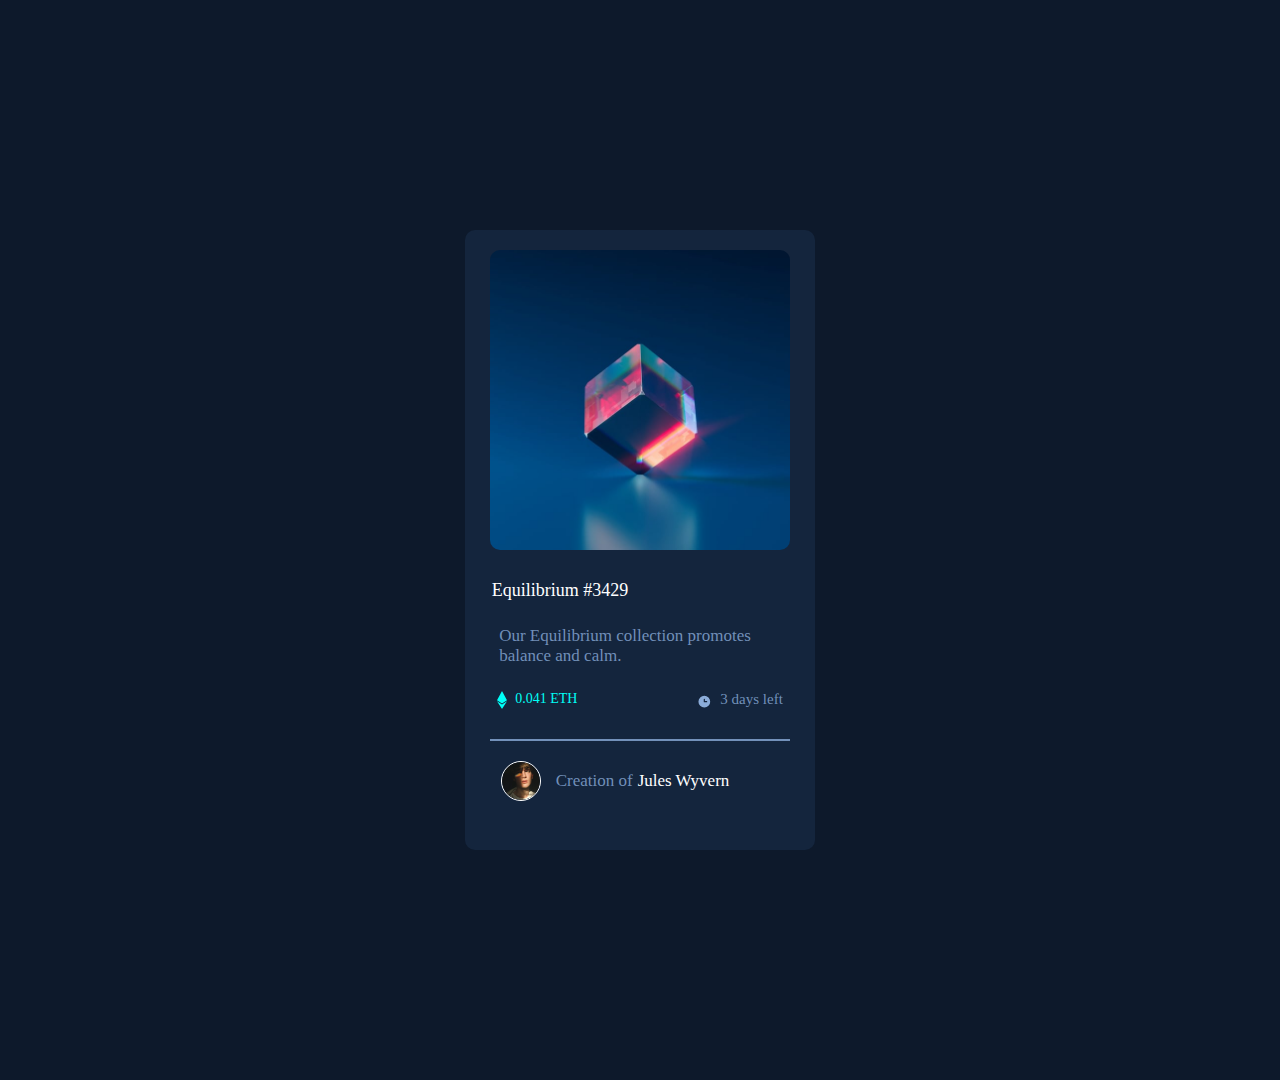
<file: index.html>
<!DOCTYPE html>
<html lang="en">
<head>
    <meta charset="UTF-8">
    <meta name="viewport" content="width=device-width, initial-scale=1.0">
    <title>Document</title>
    <link rel="stylesheet" href="preview-card.css">
</head>
<body>
    <div class="container">
        <img src="./images/image-equilibrium.jpg" class="image">
        <div class="equ">Equilibrium #3429</div>
        <div class="text">Our Equilibrium collection promotes <br>balance and calm. </div>
        <div class="form">
            <div class="first"><img src='./images/icon-ethereum.svg' alt ='' class='icon1'><div class='eth'>0.041 ETH</div></div>
            <div class='last'><img src='./images/icon-clock.svg' alt ='' class='icon2'><div class="day">3 days left</div></div>
        </div>
        <hr style="width: 300px; border: 0.5px solid hsla(215, 51%, 70%,0.8)">
        <div class="creator"> <img src='./images/image-avatar.png' class="creatorimg"><div class="creation">Creation of</div><div class="creation2"> Jules Wyvern</div> </div>

    </div>
</body>
</html>
</file>
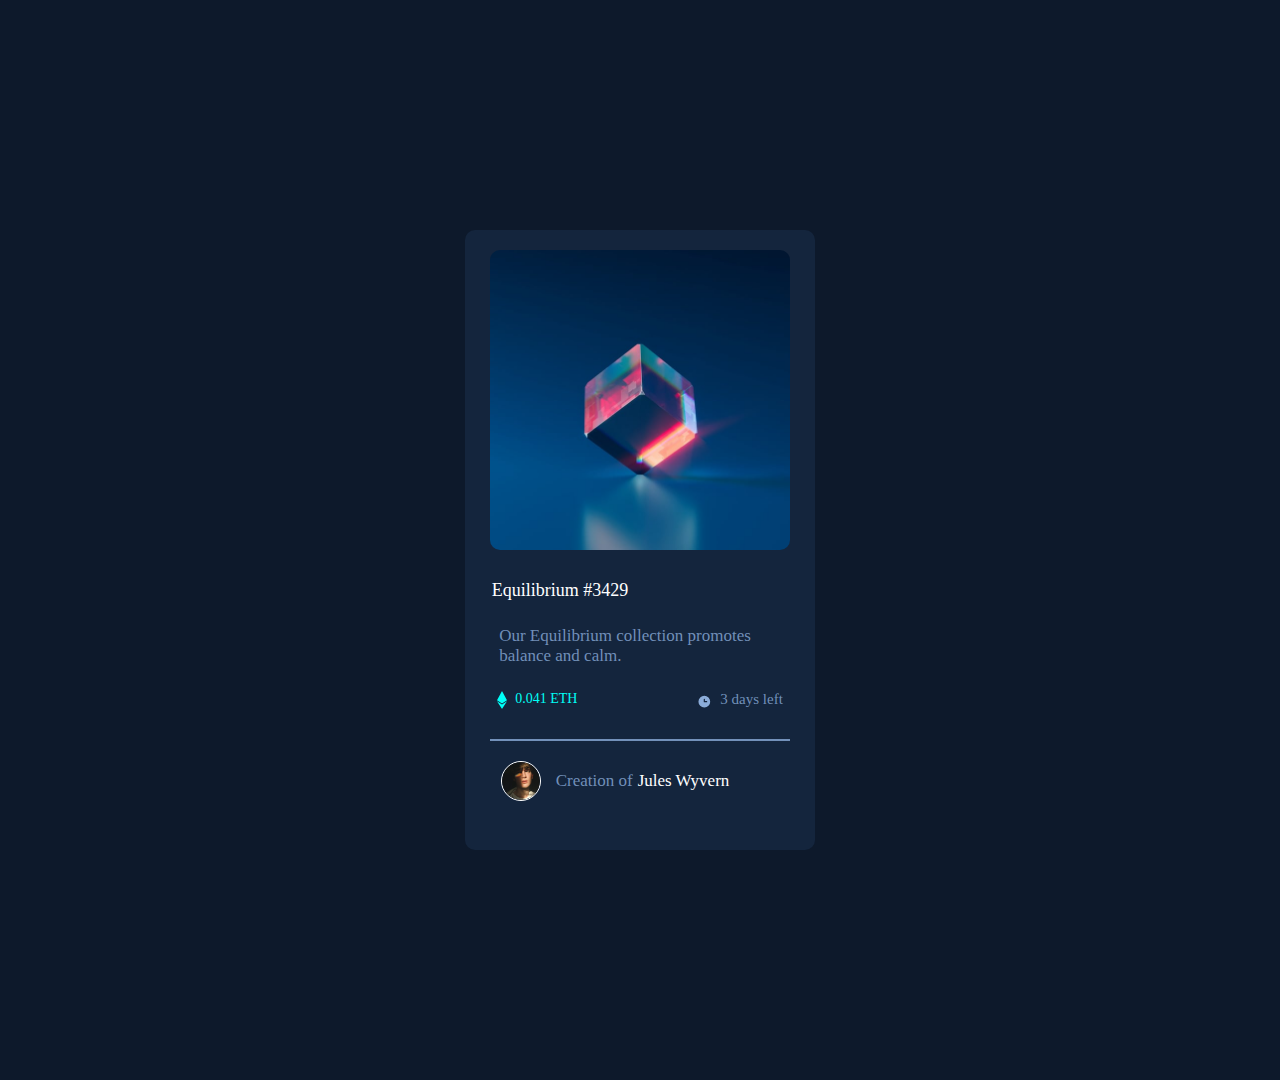
<file: preview-card.html>
<!DOCTYPE html>
<html lang="en">
<head>
    <meta charset="UTF-8">
    <meta name="viewport" content="width=device-width, initial-scale=1.0">
    <title>Document</title>
    <link rel="stylesheet" href="preview-card.css">
</head>
<body>
    <div class="container">
        <img src="./images/image-equilibrium.jpg" class="image">
        <div class="equ">Equilibrium #3429</div>
        <div class="text">Our Equilibrium collection promotes <br>balance and calm. </div>
        <div class="form">
            <div class="first"><img src='./images/icon-ethereum.svg' alt ='' class='icon1'><div class='eth'>0.041 ETH</div></div>
            <div class='last'><img src='./images/icon-clock.svg' alt ='' class='icon2'><div class="day">3 days left</div></div>
        </div>
        <hr style="width: 300px; border: 0.5px solid hsla(215, 51%, 70%,0.8)">
        <div class="creator"> <img src='./images/image-avatar.png' class="creatorimg"><div class="creation">Creation of</div><div class="creation2"> Jules Wyvern</div> </div>

    </div>
</body>
</html>
</file>
<file: preview-card.css>
* {
    padding:0;
    margin:0;
    box-sizing: border-box;
}

html, body {
    background-color: hsl(217, 54%, 11%);
    height: 120vh;
    display: flex;
    align-items: center;
    justify-content: center;
    margin:0;

}

.container {
    width: 350px;
    height: 620px;
    border: 1px solid (217, 54%, 11%);
    border-radius: 10px;
    display: flex;
    flex-direction: column;
    align-items: center;
    justify-content: center;
    background-color: hsl(216, 50%, 16%);

}

.container img {
    width: 300px;
    height: 300px;
    border-radius: 10px;
    margin-bottom: 30px;
}

.container .creatorimg {
    width: 10px;
    height: 10px;
}

.equ {
    font-family: 'outfit';
    font-weight: 500;
    font-size: 18px;
    color:white;
    padding-right: 160px;
    margin-bottom: 25px;

}

.text {
    font-family: 'outfit';
    font-weight: 400;
    font-size: 17px;
    color: hsla(215, 51%, 70%,0.8);
    padding-right: 30px;
    margin-bottom: 25px;
}

.form {
    display: flex;
    flex-direction: row;
    align-items: center;

}

.first {
    display: flex;
    padding-right: 120px;
}

.container .icon1 {
    width: 10px;
    height: 18px;
}

.eth {
    font-family: 'outfit';
    color:hsl(178, 100%, 50%);
    font-size: 14px;
    font-weight: 500;
    padding-left: 8px;
}
.last {
    display: flex;
}

.container .icon2 {
    width: 15px;
    height: 15px;
    margin-top: 3px;
}

.day {
    font-family: 'outfit';
    font-size: 15px;
    color:hsla(215, 51%, 70%,0.8);
    padding-left: 8px;
}

.creator {
    display: flex;
    padding-top: 20px;
    padding-right: 50px;
}

.container .creatorimg {
    width: 40px;
    height: 40px;
    border: 1px solid white;
    border-radius: 20px;
    margin-right: 15px;
}

.creation {
    font-family: 'outfit';
    font-size: 17px;
    color:hsla(215, 51%, 70%,0.8);
    padding-right: 5px;
    padding-top: 10px;
    font-weight: 400;
}

.creation2 {
    font-family: 'outfit';
    font-size: 17px;
    color:white;
    padding-top: 10px;

}
</file>
